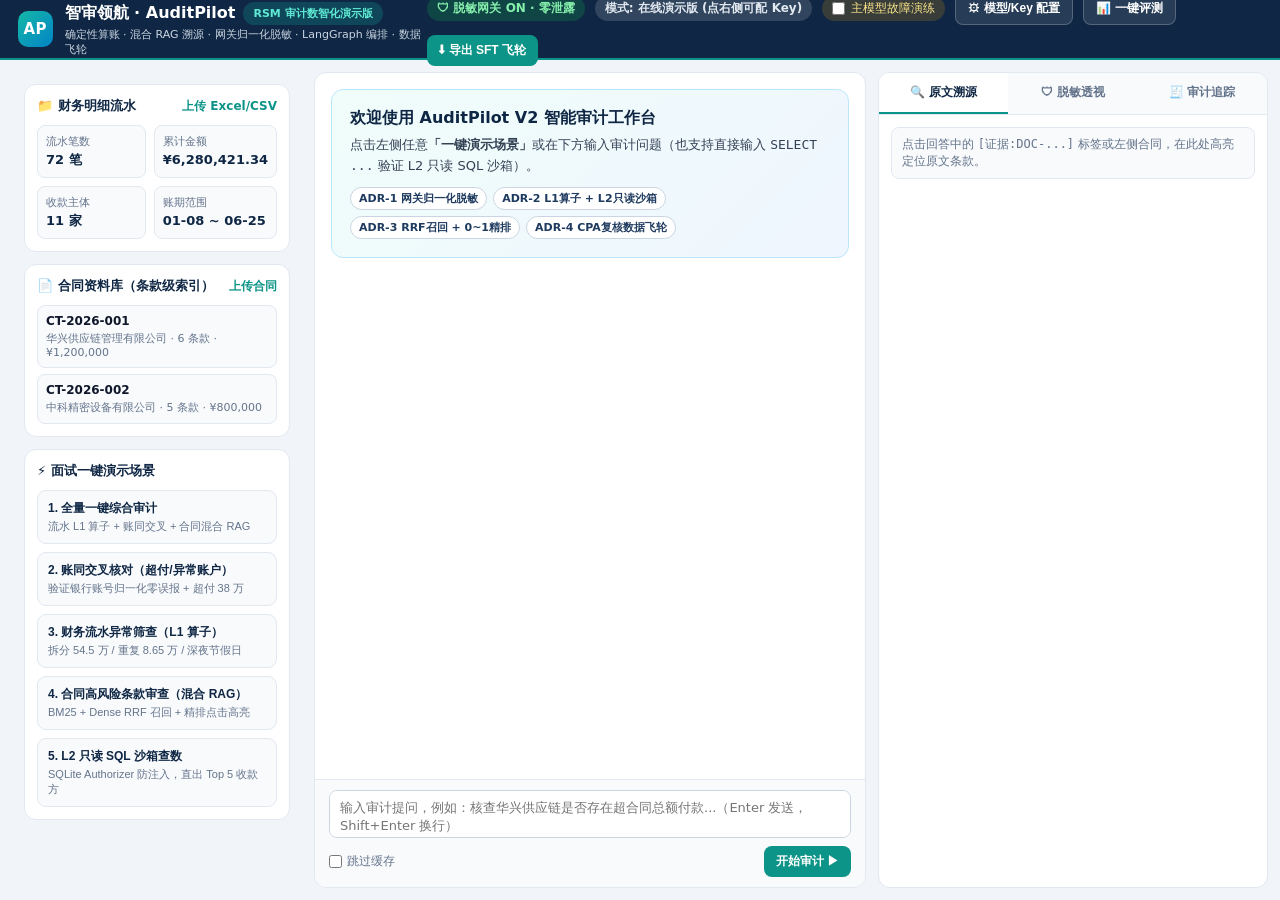
<file: docs/index.html>
<!DOCTYPE html>
<html lang="zh-CN">
<head>
  <meta charset="UTF-8" />
  <meta name="viewport" content="width=device-width, initial-scale=1.0" />
  <title>智审领航 · AuditPilot — 企业级智能审计与风险核查工作台</title>
  <link rel="stylesheet" href="./styles.css" />
</head>
<body>
  <header class="topbar">
    <div class="brand">
      <div class="brand-logo">AP</div>
      <div>
        <div class="brand-title">智审领航 · AuditPilot <span class="badge badge-teal">RSM 审计数智化演示版</span></div>
        <div class="brand-sub">确定性算账 · 混合 RAG 溯源 · 网关归一化脱敏 · LangGraph 编排 · 数据飞轮</div>
      </div>
    </div>
    <div class="topbar-actions">
      <span class="badge badge-green" id="shieldBadge">🛡 脱敏网关 ON · 零泄露</span>
      <span class="badge badge-navy" id="modeBadge">模式: 检测中...</span>
      <label class="failover-toggle" title="开启后模拟主模型超时，演示自动降级至备用模型/本地兜底引擎">
        <input type="checkbox" id="failoverCheckbox" />
        <span>主模型故障演练</span>
      </label>
      <button class="btn btn-outline" id="btnSettings">⚙ 模型/Key 配置</button>
      <button class="btn btn-outline" id="btnEval">📊 一键评测</button>
      <button class="btn btn-primary" id="btnExportFlywheel">⬇ 导出 SFT 飞轮</button>
    </div>
  </header>

  <main class="workspace">
    <!-- 左栏：审计资料与一键演示 -->
    <aside class="panel panel-left">
      <section class="card">
        <div class="card-header">
          <h3>📁 财务明细流水</h3>
          <label class="btn-link upload-label">
            上传 Excel/CSV
            <input type="file" id="ledgerFileInput" accept=".xlsx,.csv" hidden />
          </label>
        </div>
        <div class="stats-grid" id="ledgerStats">
          <div class="stat-item"><span class="stat-label">流水笔数</span><strong id="statRows">-</strong></div>
          <div class="stat-item"><span class="stat-label">累计金额</span><strong id="statAmount">-</strong></div>
          <div class="stat-item"><span class="stat-label">收款主体</span><strong id="statPayees">-</strong></div>
          <div class="stat-item"><span class="stat-label">账期范围</span><strong id="statPeriod">-</strong></div>
        </div>
      </section>

      <section class="card">
        <div class="card-header">
          <h3>📄 合同资料库（条款级索引）</h3>
          <label class="btn-link upload-label">
            上传合同
            <input type="file" id="contractFileInput" accept=".md,.txt,.pdf" hidden />
          </label>
        </div>
        <div class="doc-list" id="docList">加载中...</div>
      </section>

      <section class="card">
        <div class="card-header">
          <h3>⚡ 面试一键演示场景</h3>
        </div>
        <div class="preset-list">
          <button class="preset-btn" data-query="请对当前财务流水与全部采购合同执行全面综合审计，汇总所有账同交叉异常、流水异常和高风险合同条款。">
            <strong>1. 全量一键综合审计</strong>
            <span>流水 L1 算子 + 账同交叉 + 合同混合 RAG</span>
          </button>
          <button class="preset-btn" data-query="请执行账同交叉核对：检查是否存在超合同总额付款，以及向非合同约定收款账户打款的异常。">
            <strong>2. 账同交叉核对（超付/异常账户）</strong>
            <span>验证银行账号归一化零误报 + 超付 38 万</span>
          </button>
          <button class="preset-btn" data-query="请筛查财务明细流水中的拆分付款规避20万审批阈值、重复付款以及周末/节假日非工作时段付款。">
            <strong>3. 财务流水异常筛查（L1 算子）</strong>
            <span>拆分 54.5 万 / 重复 8.65 万 / 深夜节假日</span>
          </button>
          <button class="preset-btn" data-query="请审查采购合同中关于违约金、单方面涨价、质保期以及知识产权归属的高风险条款，并给出原文页码溯源。">
            <strong>4. 合同高风险条款审查（混合 RAG）</strong>
            <span>BM25 + Dense RRF 召回 + 精排点击高亮</span>
          </button>
          <button class="preset-btn" data-query="SELECT payee_name, COUNT(*) AS tx_count, ROUND(SUM(amount), 2) AS total_amount FROM ledger_transactions GROUP BY payee_name ORDER BY total_amount DESC LIMIT 5">
            <strong>5. L2 只读 SQL 沙箱查数</strong>
            <span>SQLite Authorizer 防注入，直出 Top 5 收款方</span>
          </button>
        </div>
      </section>
    </aside>

    <!-- 中栏：智能审计流式对话工作区 -->
    <section class="panel panel-center">
      <div class="chat-feed" id="chatFeed">
        <div class="welcome-box">
          <h2>欢迎使用 AuditPilot V2 智能审计工作台</h2>
          <p>点击左侧任意<strong>「一键演示场景」</strong>或在下方输入审计问题（也支持直接输入 <code>SELECT ...</code> 验证 L2 只读 SQL 沙箱）。</p>
          <div class="arch-pills">
            <span>ADR-1 网关归一化脱敏</span>
            <span>ADR-2 L1算子 + L2只读沙箱</span>
            <span>ADR-3 RRF召回 + 0~1精排</span>
            <span>ADR-4 CPA复核数据飞轮</span>
          </div>
        </div>
      </div>

      <form class="chat-input-bar" id="chatForm">
        <textarea id="chatInput" rows="2" placeholder="输入审计提问，例如：核查华兴供应链是否存在超合同总额付款...（Enter 发送，Shift+Enter 换行）"></textarea>
        <div class="input-actions">
          <label class="mini-check" title="勾选后跳过本地 TTL 缓存，强制重新执行">
            <input type="checkbox" id="bypassCacheCheck" />
            <span>跳过缓存</span>
          </label>
          <button type="submit" class="btn btn-primary" id="btnSend">开始审计 ▶</button>
        </div>
      </form>
    </section>

    <!-- 右栏：三标签检视面板（原文溯源 / 脱敏透视 / 审计追踪） -->
    <aside class="panel panel-right">
      <div class="tabs">
        <button class="tab-btn active" data-tab="source">🔍 原文溯源</button>
        <button class="tab-btn" data-tab="masking">🛡 脱敏透视</button>
        <button class="tab-btn" data-tab="trace">🧾 审计追踪</button>
      </div>

      <div class="tab-pane active" id="tab-source">
        <div class="pane-tip" id="sourceHeader">点击回答中的 <code>[证据:DOC-...]</code> 标签或左侧合同，在此处高亮定位原文条款。</div>
        <div class="clause-viewer" id="clauseViewer"></div>
      </div>

      <div class="tab-pane" id="tab-masking">
        <div class="masking-summary" id="maskingSummary">执行一次审计查询后，可在此实时检视发往 LLM 前的实体脱敏映射与零泄露校验结果。</div>
        <div id="maskingTableWrap"></div>
        <div class="prompt-compare" id="promptCompare"></div>
      </div>

      <div class="tab-pane" id="tab-trace">
        <div class="trace-current" id="traceCurrent">暂无本次审计追踪记录。</div>
        <h4 class="sub-heading">历史审计追踪（SQLite 持久化）</h4>
        <div class="trace-history" id="traceHistory"></div>
      </div>
    </aside>
  </main>

  <!-- 模型配置弹窗 -->
  <div class="modal-backdrop hidden" id="settingsModal">
    <div class="modal">
      <div class="modal-header">
        <h3>⚙ 主/备大模型 API 热配置（无需重启服务）</h3>
        <button class="btn-close" id="closeSettings">✕</button>
      </div>
      <div class="modal-body">
        <p class="modal-note">留空 API Key 时自动运行在<strong>内置离线演示模式</strong>（本地 SQL/RAG/脱敏全部真实执行）。填入任意 OpenAI 兼容 Key 后即刻切换真实大模型流式输出。</p>
        <div class="form-group">
          <label>主模型 Base URL（如 DeepSeek）</label>
          <input type="text" id="cfgPrimaryUrl" />
        </div>
        <div class="form-row">
          <div class="form-group">
            <label>主模型名称</label>
            <input type="text" id="cfgPrimaryModel" />
          </div>
          <div class="form-group">
            <label>主模型 API Key</label>
            <input type="password" id="cfgPrimaryKey" placeholder="留空保持不变" />
          </div>
        </div>
        <hr class="divider" />
        <div class="form-group">
          <label>备用降级模型 Base URL（如通义千问 / 豆包）</label>
          <input type="text" id="cfgBackupUrl" />
        </div>
        <div class="form-row">
          <div class="form-group">
            <label>备用模型名称</label>
            <input type="text" id="cfgBackupModel" />
          </div>
          <div class="form-group">
            <label>备用模型 API Key</label>
            <input type="password" id="cfgBackupKey" placeholder="留空保持不变" />
          </div>
        </div>
      </div>
      <div class="modal-footer">
        <button class="btn btn-outline" id="cancelSettings">取消</button>
        <button class="btn btn-primary" id="saveSettings">保存并立即生效</button>
      </div>
    </div>
  </div>

  <!-- 自动化评测结果弹窗 -->
  <div class="modal-backdrop hidden" id="evalModal">
    <div class="modal modal-lg">
      <div class="modal-header">
        <h3>📊 12 条黄金审计用例自动化评测报告</h3>
        <button class="btn-close" id="closeEval">✕</button>
      </div>
      <div class="modal-body" id="evalBody">正在运行自动化评测...</div>
    </div>
  </div>

  <script src="./demo_bundle.js"></script>
  <script src="./app.js"></script>
</body>
</html>
</file>
<file: docs/styles.css>
:root {
  --navy: #0f2744;
  --navy-light: #1e3a5f;
  --teal: #0d9488;
  --teal-soft: #ccfbf1;
  --bg: #f1f5f9;
  --card: #ffffff;
  --border: #e2e8f0;
  --text: #0f172a;
  --muted: #64748b;
  --danger: #dc2626;
  --danger-bg: #fef2f2;
  --warn: #d97706;
  --warn-bg: #fffbeb;
  --ok: #16a34a;
  --ok-bg: #f0fdf4;
}

* { box-sizing: border-box; margin: 0; padding: 0; }
body {
  font-family: system-ui, -apple-system, "Segoe UI", "PingFang SC", "Microsoft YaHei", sans-serif;
  background: var(--bg);
  color: var(--text);
  height: 100vh;
  display: flex;
  flex-direction: column;
  overflow: hidden;
}

.topbar {
  height: 60px;
  background: var(--navy);
  color: #fff;
  display: flex;
  align-items: center;
  justify-content: space-between;
  padding: 0 18px;
  flex-shrink: 0;
  border-bottom: 2px solid var(--teal);
}
.brand { display: flex; align-items: center; gap: 12px; }
.brand-logo {
  width: 36px; height: 36px; border-radius: 10px;
  background: linear-gradient(135deg, #14b8a6, #0284c7);
  display: flex; align-items: center; justify-content: center;
  font-weight: 800; font-size: 15px; letter-spacing: 0.5px;
}
.brand-title { font-size: 16px; font-weight: 700; display: flex; align-items: center; gap: 8px; }
.brand-sub { font-size: 11px; color: #cbd5e1; margin-top: 2px; }

.topbar-actions { display: flex; align-items: center; gap: 10px; flex-wrap: wrap; }
.badge {
  font-size: 12px; padding: 4px 10px; border-radius: 999px; font-weight: 600;
}
.badge-teal { background: rgba(20, 184, 166, 0.22); color: #5eead4; font-size: 11px; }
.badge-green { background: rgba(22, 163, 74, 0.24); color: #86efac; }
.badge-navy { background: rgba(255, 255, 255, 0.14); color: #e2e8f0; }

.failover-toggle {
  display: flex; align-items: center; gap: 6px; font-size: 12px;
  background: rgba(245, 158, 11, 0.18); color: #fde68a;
  padding: 4px 10px; border-radius: 999px; cursor: pointer;
}
.btn {
  border: none; border-radius: 8px; padding: 7px 12px; font-size: 12px; font-weight: 600;
  cursor: pointer; transition: all 0.15s ease;
}
.btn-primary { background: var(--teal); color: #fff; }
.btn-primary:hover { background: #0f766e; }
.btn-outline { background: rgba(255,255,255,0.1); color: #fff; border: 1px solid rgba(255,255,255,0.22); }
.btn-outline:hover { background: rgba(255,255,255,0.2); }
.btn-link { color: var(--teal); font-size: 12px; font-weight: 600; cursor: pointer; }
.btn-sm { padding: 4px 9px; font-size: 11px; border-radius: 6px; border: 1px solid var(--border); background: #fff; cursor: pointer; }
.btn-sm:hover { background: #f8fafc; }

.workspace {
  flex: 1;
  display: grid;
  grid-template-columns: 290px minmax(420px, 1fr) 390px;
  gap: 12px;
  padding: 12px;
  overflow: hidden;
}

.panel {
  background: var(--card);
  border: 1px solid var(--border);
  border-radius: 12px;
  display: flex;
  flex-direction: column;
  overflow: hidden;
}
.panel-left { padding: 12px; gap: 12px; overflow-y: auto; background: transparent; border: none; }
.card {
  background: var(--card); border: 1px solid var(--border); border-radius: 12px; padding: 12px;
}
.card-header { display: flex; justify-content: space-between; align-items: center; margin-bottom: 10px; }
.card-header h3 { font-size: 13px; color: var(--navy); }

.stats-grid { display: grid; grid-template-columns: 1fr 1fr; gap: 8px; }
.stat-item { background: #f8fafc; border-radius: 8px; padding: 8px; border: 1px solid var(--border); }
.stat-label { display: block; font-size: 11px; color: var(--muted); }
.stat-item strong { font-size: 13px; color: var(--navy); }

.doc-list { display: flex; flex-direction: column; gap: 6px; font-size: 12px; }
.doc-item {
  padding: 8px; border-radius: 8px; border: 1px solid var(--border); cursor: pointer;
  background: #f8fafc; transition: border-color 0.15s;
}
.doc-item:hover { border-color: var(--teal); background: #f0fdfa; }
.doc-item .doc-meta { font-size: 11px; color: var(--muted); margin-top: 3px; }

.preset-list { display: flex; flex-direction: column; gap: 8px; }
.preset-btn {
  text-align: left; padding: 9px 10px; border-radius: 9px; border: 1px solid var(--border);
  background: #f8fafc; cursor: pointer; transition: all 0.15s;
}
.preset-btn:hover { border-color: var(--teal); background: #f0fdfa; transform: translateY(-1px); }
.preset-btn strong { display: block; font-size: 12px; color: var(--navy); }
.preset-btn span { display: block; font-size: 11px; color: var(--muted); margin-top: 2px; }

/* 中栏 */
.chat-feed { flex: 1; overflow-y: auto; padding: 16px; display: flex; flex-direction: column; gap: 14px; }
.welcome-box {
  background: linear-gradient(135deg, #f0fdfa, #eff6ff);
  border: 1px solid #bae6fd; border-radius: 12px; padding: 18px;
}
.welcome-box h2 { font-size: 16px; color: var(--navy); margin-bottom: 6px; }
.welcome-box p { font-size: 13px; color: #334155; line-height: 1.6; }
.arch-pills { display: flex; flex-wrap: wrap; gap: 6px; margin-top: 10px; }
.arch-pills span {
  font-size: 11px; background: #fff; border: 1px solid #cbd5e1; color: var(--navy-light);
  padding: 3px 8px; border-radius: 999px; font-weight: 600;
}

.msg { display: flex; flex-direction: column; gap: 6px; }
.msg-user { align-self: flex-end; max-width: 82%; background: var(--navy); color: #fff; padding: 10px 14px; border-radius: 12px 12px 2px 12px; font-size: 13px; line-height: 1.5; }
.msg-bot { background: #fff; border: 1px solid var(--border); border-radius: 12px; padding: 14px; box-shadow: 0 2px 8px rgba(15, 23, 42, 0.04); }

.steps-box {
  background: #f8fafc; border: 1px solid var(--border); border-radius: 8px; padding: 8px 10px; margin-bottom: 10px; font-size: 12px;
}
.steps-box summary { cursor: pointer; font-weight: 600; color: var(--navy-light); }
.step-item { margin-top: 5px; color: #475569; padding-left: 8px; border-left: 2px solid var(--teal); }

.md-body { font-size: 13px; line-height: 1.7; color: var(--text); }
.md-body h3 { font-size: 15px; color: var(--navy); margin: 8px 0 6px; }
.md-body h4 { font-size: 13.5px; color: var(--navy-light); margin: 10px 0 5px; }
.md-body ul, .md-body ol { padding-left: 18px; margin: 4px 0 8px; }
.md-body li { margin-bottom: 5px; }
.md-body blockquote { border-left: 3px solid var(--teal); padding: 4px 10px; background: #f8fafc; color: #475569; margin: 4px 0; border-radius: 0 6px 6px 0; font-size: 12px; }
.md-body code { background: #f1f5f9; padding: 1px 5px; border-radius: 4px; font-size: 12px; color: #0f172a; }
.md-body table { width: 100%; border-collapse: collapse; margin: 8px 0; font-size: 12px; }
.md-body th, .md-body td { border: 1px solid var(--border); padding: 6px 8px; text-align: left; }
.md-body th { background: #f1f5f9; color: var(--navy); }

.evidence-pill {
  display: inline-block; background: var(--teal-soft); color: #0f766e;
  border: 1px solid #5eead4; border-radius: 999px; padding: 1px 8px;
  font-size: 11px; font-weight: 700; cursor: pointer; margin: 0 2px;
}
.evidence-pill:hover { background: var(--teal); color: #fff; }

.bot-footer {
  margin-top: 12px; padding-top: 10px; border-top: 1px dashed var(--border);
  display: flex; flex-wrap: wrap; align-items: center; justify-content: space-between; gap: 8px;
}
.perf-capsule { display: flex; flex-wrap: wrap; gap: 6px; font-size: 11px; }
.perf-capsule span { background: #f1f5f9; color: #334155; padding: 3px 7px; border-radius: 6px; }
.perf-capsule .tag-failover { background: var(--warn-bg); color: var(--warn); font-weight: 700; }
.perf-capsule .tag-cache { background: var(--ok-bg); color: var(--ok); font-weight: 700; }

.review-bar { display: flex; align-items: center; gap: 6px; flex-wrap: wrap; }
.review-done { font-size: 12px; font-weight: 600; color: var(--ok); }

.chat-input-bar {
  border-top: 1px solid var(--border); padding: 10px 14px; background: #f8fafc;
  display: flex; flex-direction: column; gap: 8px;
}
.chat-input-bar textarea {
  width: 100%; border: 1px solid #cbd5e1; border-radius: 8px; padding: 8px 10px;
  font-size: 13px; resize: none; font-family: inherit;
}
.chat-input-bar textarea:focus { outline: none; border-color: var(--teal); }
.input-actions { display: flex; justify-content: space-between; align-items: center; }
.mini-check { font-size: 12px; color: var(--muted); display: flex; align-items: center; gap: 5px; cursor: pointer; }

/* 右栏 */
.tabs { display: flex; border-bottom: 1px solid var(--border); background: #f8fafc; }
.tab-btn {
  flex: 1; border: none; background: transparent; padding: 11px 6px; font-size: 12px;
  font-weight: 600; color: var(--muted); cursor: pointer; border-bottom: 2px solid transparent;
}
.tab-btn.active { color: var(--navy); border-bottom-color: var(--teal); background: #fff; }
.tab-pane { display: none; flex: 1; overflow-y: auto; padding: 12px; font-size: 12px; }
.tab-pane.active { display: block; }
.pane-tip { background: #f8fafc; border: 1px solid var(--border); padding: 8px 10px; border-radius: 8px; color: var(--muted); margin-bottom: 10px; }

.clause-card {
  border: 1px solid var(--border); border-radius: 8px; padding: 10px; margin-bottom: 8px;
  background: #fff; transition: all 0.25s;
}
.clause-card.highlighted {
  border-color: var(--teal); background: #fef9c3; box-shadow: 0 0 0 2px rgba(13, 148, 136, 0.25);
}
.clause-meta { font-size: 11px; font-weight: 700; color: var(--navy-light); margin-bottom: 4px; display: flex; justify-content: space-between; }
.clause-text { white-space: pre-wrap; line-height: 1.6; color: #334155; }

.mini-table { width: 100%; border-collapse: collapse; margin: 8px 0; font-size: 11px; }
.mini-table th, .mini-table td { border: 1px solid var(--border); padding: 5px 6px; text-align: left; word-break: break-all; }
.mini-table th { background: #f1f5f9; }
.code-box {
  background: #0f172a; color: #e2e8f0; padding: 8px; border-radius: 8px;
  font-family: ui-monospace, Consolas, monospace; font-size: 11px; white-space: pre-wrap;
  max-height: 180px; overflow-y: auto; margin-top: 6px;
}
.sub-heading { font-size: 12px; color: var(--navy); margin: 12px 0 6px; }
.trace-item {
  border: 1px solid var(--border); border-radius: 8px; padding: 8px; margin-bottom: 6px;
  cursor: pointer; background: #f8fafc;
}
.trace-item:hover { border-color: var(--teal); }

/* Modals */
.modal-backdrop {
  position: fixed; inset: 0; background: rgba(15, 23, 42, 0.55);
  display: flex; align-items: center; justify-content: center; z-index: 100;
}
.modal-backdrop.hidden { display: none; }
.modal {
  background: #fff; border-radius: 14px; width: 520px; max-width: 92vw; max-height: 86vh;
  display: flex; flex-direction: column; overflow: hidden; box-shadow: 0 24px 60px rgba(0,0,0,0.25);
}
.modal-lg { width: 760px; }
.modal-header { padding: 14px 18px; background: var(--navy); color: #fff; display: flex; justify-content: space-between; align-items: center; }
.btn-close { background: none; border: none; color: #fff; font-size: 16px; cursor: pointer; }
.modal-body { padding: 16px 18px; overflow-y: auto; font-size: 13px; }
.modal-footer { padding: 12px 18px; border-top: 1px solid var(--border); display: flex; justify-content: flex-end; gap: 8px; }
.modal-note { background: #f0fdfa; border: 1px solid #99f6e4; padding: 8px 10px; border-radius: 8px; font-size: 12px; margin-bottom: 12px; color: #115e59; }
.form-group { margin-bottom: 10px; }
.form-group label { display: block; font-size: 12px; font-weight: 600; color: var(--navy); margin-bottom: 4px; }
.form-group input { width: 100%; padding: 7px 9px; border: 1px solid #cbd5e1; border-radius: 7px; font-size: 12px; }
.form-row { display: grid; grid-template-columns: 1fr 1fr; gap: 10px; }
.divider { border: none; border-top: 1px solid var(--border); margin: 12px 0; }
</file>
